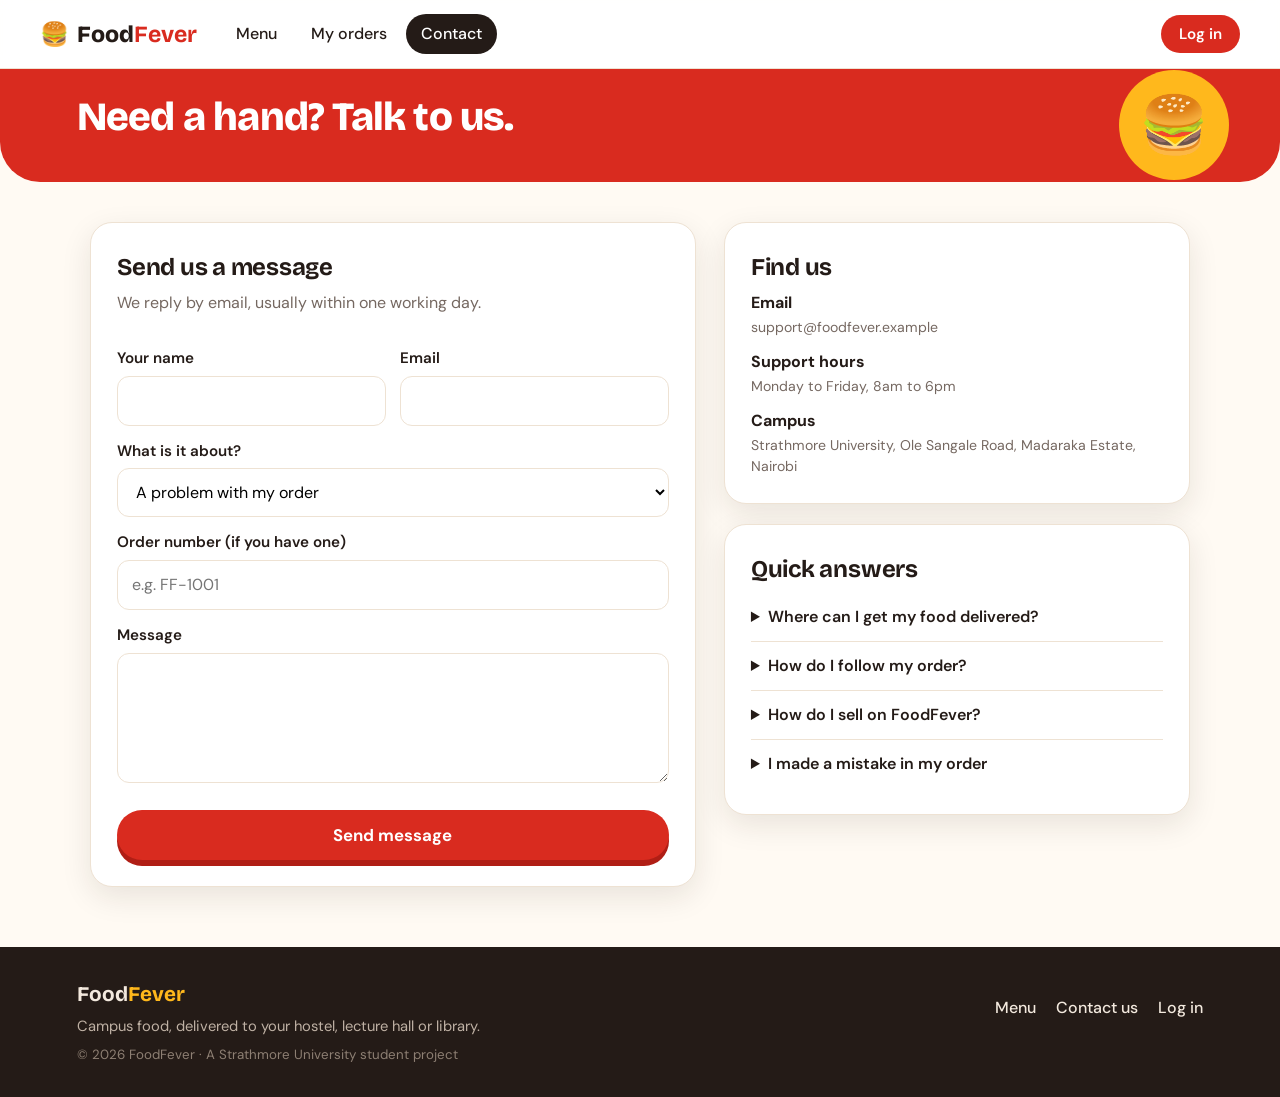
<file: contact.html>
<!DOCTYPE html>
<html lang="en">
<head>
  <meta charset="UTF-8">
  <meta name="viewport" content="width=device-width, initial-scale=1.0">
  <title>Contact us - FoodFever</title>
  <link rel="stylesheet" href="css/theme.css">
  <script src="js/shell.js"></script>
</head>
<body>
  <header>
    <h1>FoodFever</h1>
    <p>Need a hand? Talk to us.</p>
  </header>

  <main class="contact">
    <section class="panel-card">
      <h2>Send us a message</h2>
      <p>We reply by email, usually within one working day.</p>
      <form id="contact-form" novalidate>
        <div class="row">
          <div><label for="c-name">Your name</label><input id="c-name" name="name" autocomplete="name" required></div>
          <div><label for="c-email">Email</label><input id="c-email" name="email" type="email" autocomplete="email" required></div>
        </div>
        <label for="c-topic">What is it about?</label>
        <select id="c-topic" name="topic">
          <option>A problem with my order</option>
          <option>Payment or M-Pesa</option>
          <option>Becoming a vendor</option>
          <option>Feedback or an idea</option>
          <option>Something else</option>
        </select>
        <label for="c-order">Order number (if you have one)</label>
        <input id="c-order" name="order" placeholder="e.g. FF-1001">
        <label for="c-msg">Message</label>
        <textarea id="c-msg" name="message" required></textarea>
        <button class="send-btn" type="submit">Send message</button>
        <div id="form-msg" class="form-msg" role="status" hidden></div>
      </form>
    </section>

    <div class="side">
      <section class="panel-card">
        <h2>Find us</h2>
        <ul class="facts">
          <li><strong>Email</strong><span>support@foodfever.example</span></li>
          <li><strong>Support hours</strong><span>Monday to Friday, 8am to 6pm</span></li>
          <li><strong>Campus</strong><span>Strathmore University, Ole Sangale Road, Madaraka Estate, Nairobi</span></li>
        </ul>
      </section>

      <section class="panel-card faq">
        <h2>Quick answers</h2>
        <details><summary>Where can I get my food delivered?</summary><p>To the Student Centre, Hostels, Lecture Halls or the Library. Pick one in your cart before you place the order.</p></details>
        <details><summary>How do I follow my order?</summary><p>Open My orders in the menu bar. The status moves from Pending to Preparing to Ready.</p></details>
        <details><summary>How do I sell on FoodFever?</summary><p>Sign up and choose Vendor. You will get a dashboard to manage incoming orders.</p></details>
        <details><summary>I made a mistake in my order</summary><p>Send us a message with your order number as soon as you can, and we will pass it to the vendor.</p></details>
      </section>
    </div>
  </main>

  <script src="js/contact.js"></script>
</body>
</html>
</file>
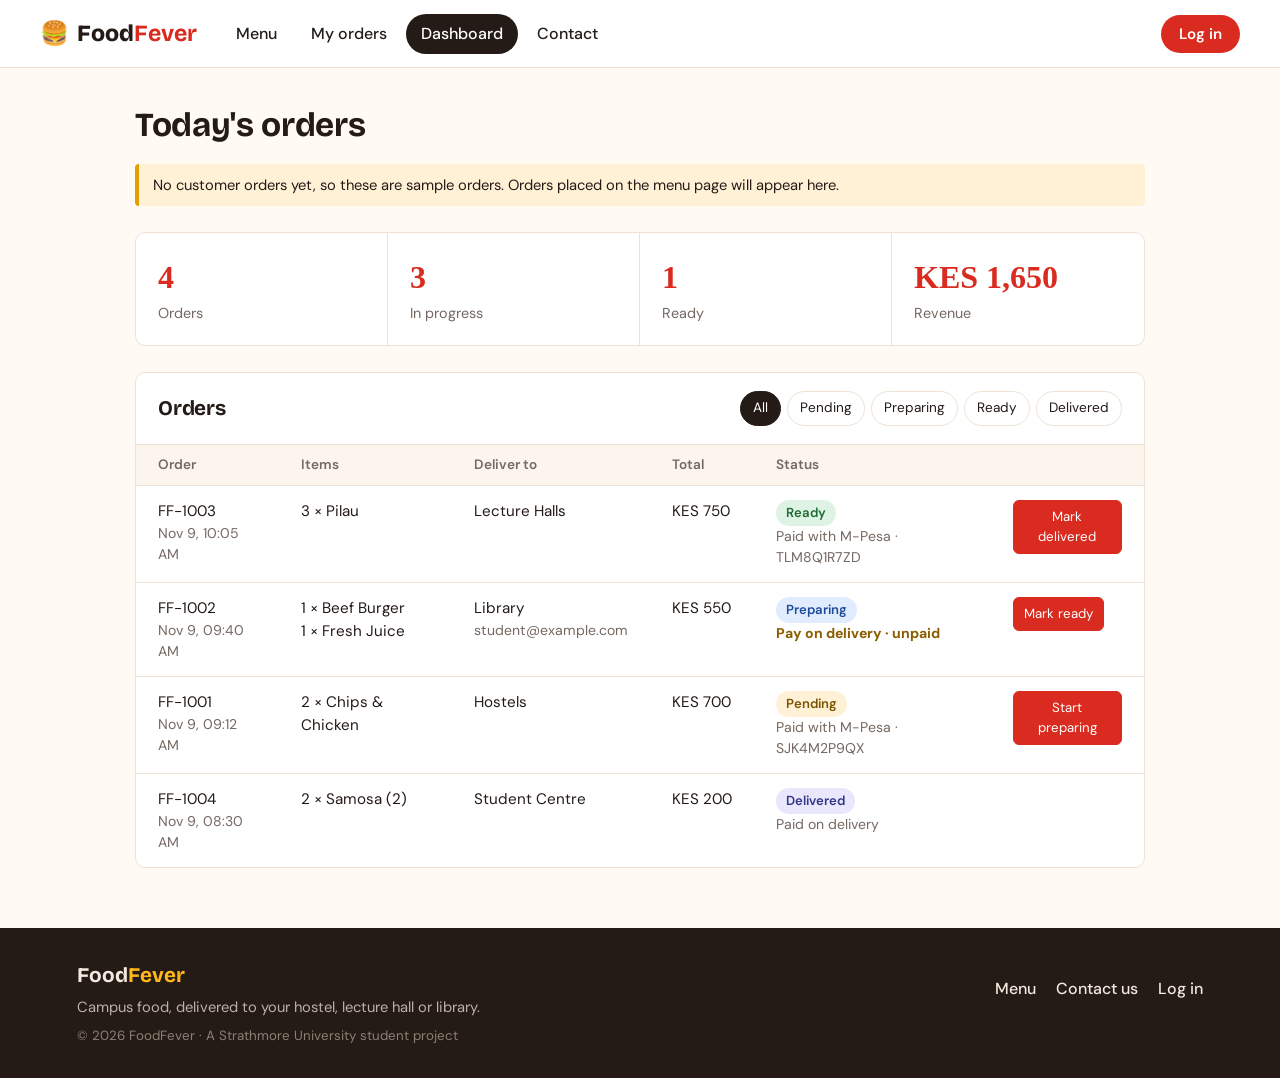
<file: dashboard.html>
<!DOCTYPE html>
<html lang="en">
<head>
  <meta charset="UTF-8">
  <meta name="viewport" content="width=device-width, initial-scale=1.0">
  <title>FoodFever Dashboard</title>
  <link rel="stylesheet" href="css/dashboard.css">
  <link rel="stylesheet" href="css/theme.css">
  <script src="js/shell.js"></script>
  <link rel="stylesheet" href="css/delivery.css">
</head>
<body>
  <main>
    <h1>Today's orders</h1>
    <p id="notice" class="notice" hidden></p>

    <section class="figures" aria-label="Summary">
      <div><span id="f-count">0</span><small>Orders</small></div>
      <div><span id="f-open">0</span><small>In progress</small></div>
      <div><span id="f-done">0</span><small>Ready</small></div>
      <div><span id="f-revenue">KES 0</span><small>Revenue</small></div>
    </section>

    <section class="panel">
      <div class="panel-head">
        <h2>Orders</h2>
        <div class="filters" id="filters" role="group" aria-label="Filter by status"></div>
      </div>
      <div class="table-wrap">
        <table>
          <thead>
            <tr><th>Order</th><th>Items</th><th>Deliver to</th><th>Total</th><th>Status</th><th></th></tr>
          </thead>
          <tbody id="rows"></tbody>
        </table>
      </div>
      <p id="empty" class="empty" hidden>No orders match this filter.</p>
    </section>
  </main>
  <script src="js/notify.js"></script>

  <script src="js/dashboard.js"></script>
</body>
</html>
</file>
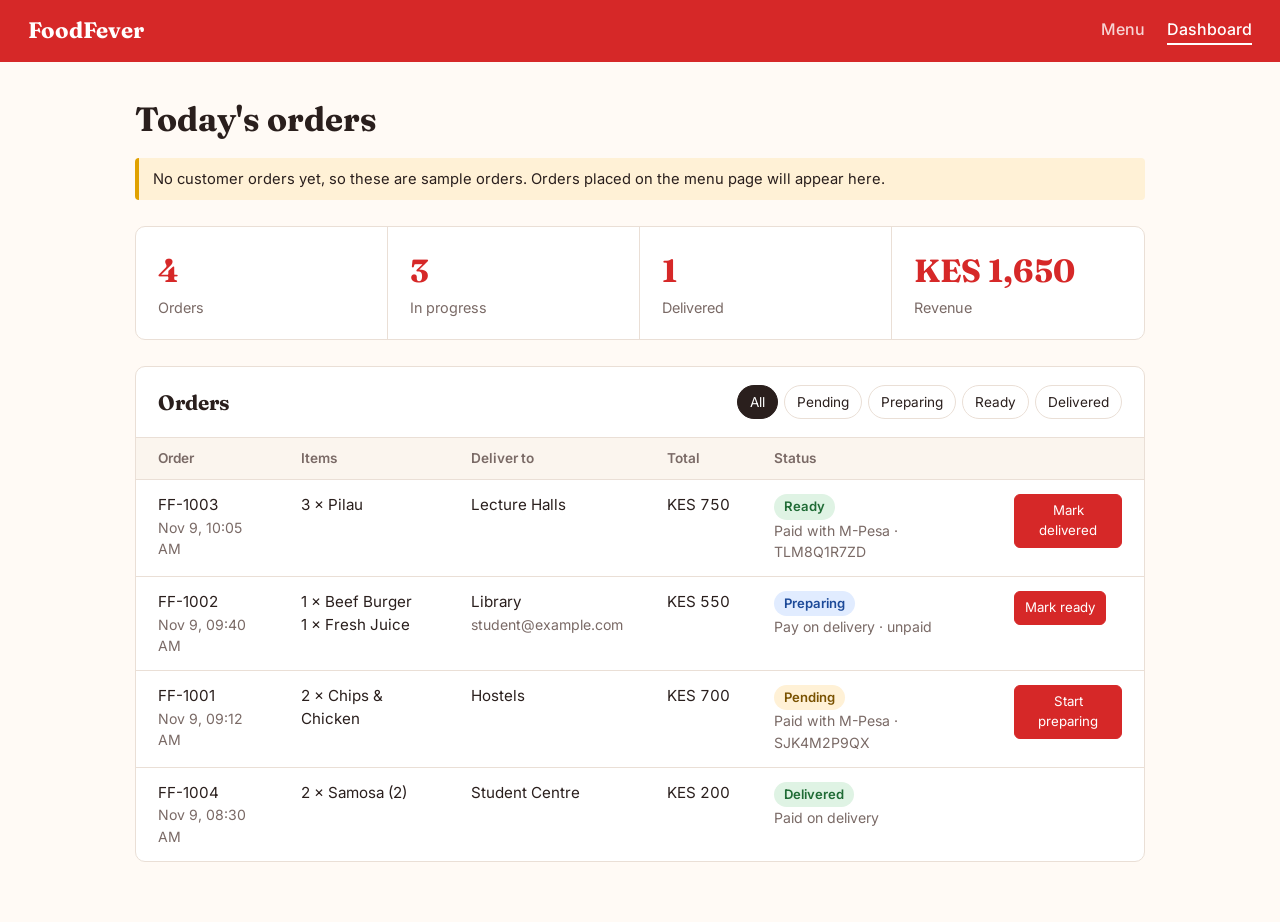
<file: Dashboard.html>
<!DOCTYPE html>
<html lang="en">
<head>
  <meta charset="UTF-8">
  <meta name="viewport" content="width=device-width, initial-scale=1.0">
  <title>FoodFever Dashboard</title>
  <link rel="preconnect" href="https://fonts.googleapis.com">
  <link href="https://fonts.googleapis.com/css2?family=Fraunces:wght@600;700&family=Inter:wght@400;500;600&display=swap" rel="stylesheet">
  <link rel="stylesheet" href="css/dashboard.css">
</head>
<body>
  <header class="topbar">
    <a class="brand" href="index.html">FoodFever</a>
    <nav>
      <a href="index.html">Menu</a>
      <a href="dashboard.html" aria-current="page">Dashboard</a>
    </nav>
  </header>

  <main>
    <h1>Today's orders</h1>
    <p id="notice" class="notice" hidden></p>

    <section class="figures" aria-label="Summary">
      <div><span id="f-count">0</span><small>Orders</small></div>
      <div><span id="f-open">0</span><small>In progress</small></div>
      <div><span id="f-done">0</span><small>Delivered</small></div>
      <div><span id="f-revenue">KES 0</span><small>Revenue</small></div>
    </section>

    <section class="panel">
      <div class="panel-head">
        <h2>Orders</h2>
        <div class="filters" id="filters" role="group" aria-label="Filter by status"></div>
      </div>
      <div class="table-wrap">
        <table>
          <thead>
            <tr><th>Order</th><th>Items</th><th>Deliver to</th><th>Total</th><th>Status</th><th></th></tr>
          </thead>
          <tbody id="rows"></tbody>
        </table>
      </div>
      <p id="empty" class="empty" hidden>No orders match this filter.</p>
    </section>
  </main>

  <script src="js/dashboard.js"></script>
</body>
</html>
</file>
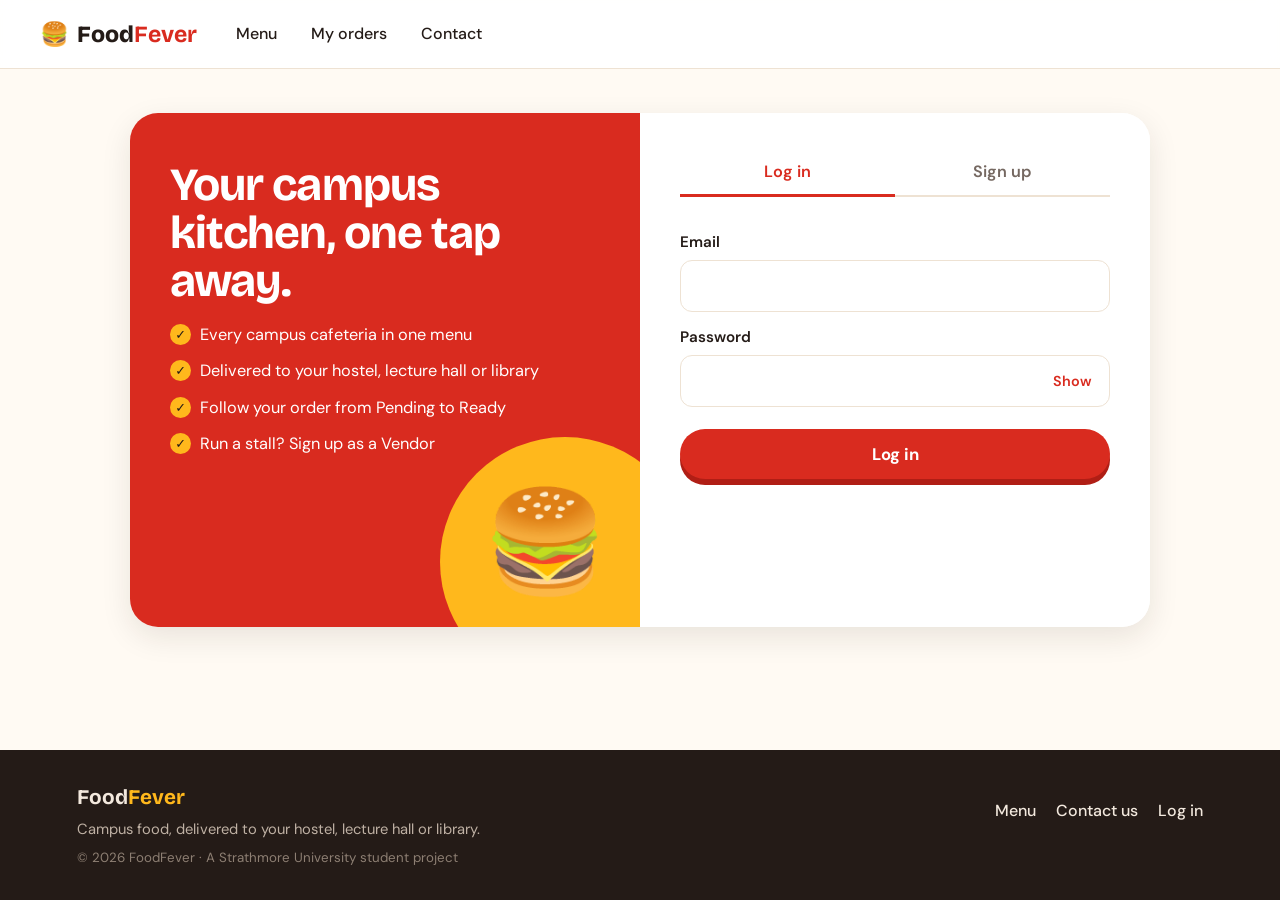
<file: login.html>
<!DOCTYPE html>
<html lang="en">

<head>
    <meta charset="UTF-8">
    <meta name="viewport" content="width=device-width, initial-scale=1.0">
    <title>Log in or sign up - FoodFever</title>
    <link rel="stylesheet" href="css/style.css">
    <link rel="stylesheet" href="css/auth.css">
    <link rel="stylesheet" href="css/theme.css">
    <script src="js/shell.js"></script>
</head>

<body>
    <header>
        <h1><a href="index.html">FoodFever 🍔🔥</a></h1>
        <p>Hot food, fast, anywhere on campus.</p>
    </header>

    <main class="auth-main">
        <div class="auth-pitch">
            <h2>Your campus kitchen, one tap away.</h2>
            <ul>
                <li>Every campus cafeteria in one menu</li>
                <li>Delivered to your hostel, lecture hall or library</li>
                <li>Follow your order from Pending to Ready</li>
                <li>Run a stall? Sign up as a Vendor</li>
            </ul>
        </div>

        <div class="auth-card">
            <div class="auth-tabs" role="tablist">
                <button type="button" role="tab" id="tab-login" data-tab="login" class="active" aria-selected="true">Log
                    in</button>
                <button type="button" role="tab" id="tab-signup" data-tab="signup" aria-selected="false">Sign
                    up</button>
            </div>

            <p id="auth-message" class="auth-message" role="alert"></p>

            <!-- Log in -->
            <form id="login-form" class="auth-form" novalidate>
                <label for="login-email">Email</label>
                <input type="email" id="login-email" autocomplete="email" required>

                <label for="login-password">Password</label>
                <div class="pw-field">
                    <input type="password" id="login-password" autocomplete="current-password" required>
                    <button type="button" class="toggle-pw" data-target="login-password">Show</button>
                </div>

                <button type="submit" class="auth-submit">Log in</button>
            </form>

            <!-- Sign up -->
            <form id="signup-form" class="auth-form" novalidate hidden>
                <fieldset class="role-picker">
                    <legend>I am a</legend>
                    <label class="role-option">
                        <input type="radio" name="role" value="student" checked>
                        <span>Student or staff<small>Order food</small></span>
                    </label>
                    <label class="role-option">
                        <input type="radio" name="role" value="vendor">
                        <span>Vendor<small>Sell food</small></span>
                    </label>
                </fieldset>

                <label for="signup-name">Full name</label>
                <input type="text" id="signup-name" autocomplete="name" required>

                <label for="signup-email">Email</label>
                <input type="email" id="signup-email" autocomplete="email" required>

                <label for="signup-phone">Phone number (for M-Pesa)</label>
                <input type="tel" id="signup-phone" placeholder="0712345678" autocomplete="tel" required>

                <div id="stall-field" hidden>
                    <label for="signup-stall">Stall or cafeteria name</label>
                    <input type="text" id="signup-stall" placeholder="e.g. Snack Corner">
                </div>

                <label for="signup-password">Password</label>
                <div class="pw-field">
                    <input type="password" id="signup-password" autocomplete="new-password" required>
                    <button type="button" class="toggle-pw" data-target="signup-password">Show</button>
                </div>
                <small class="hint">At least 8 characters, with a letter and a number.</small>

                <label for="signup-confirm">Confirm password</label>
                <input type="password" id="signup-confirm" autocomplete="new-password" required>

                <button type="submit" class="auth-submit">Create account</button>
            </form>
        </div>
    </main>

    <script src="js/auth.js"></script>
    <script src="js/auth-pages.js"></script>
</body>

</html>
</file>
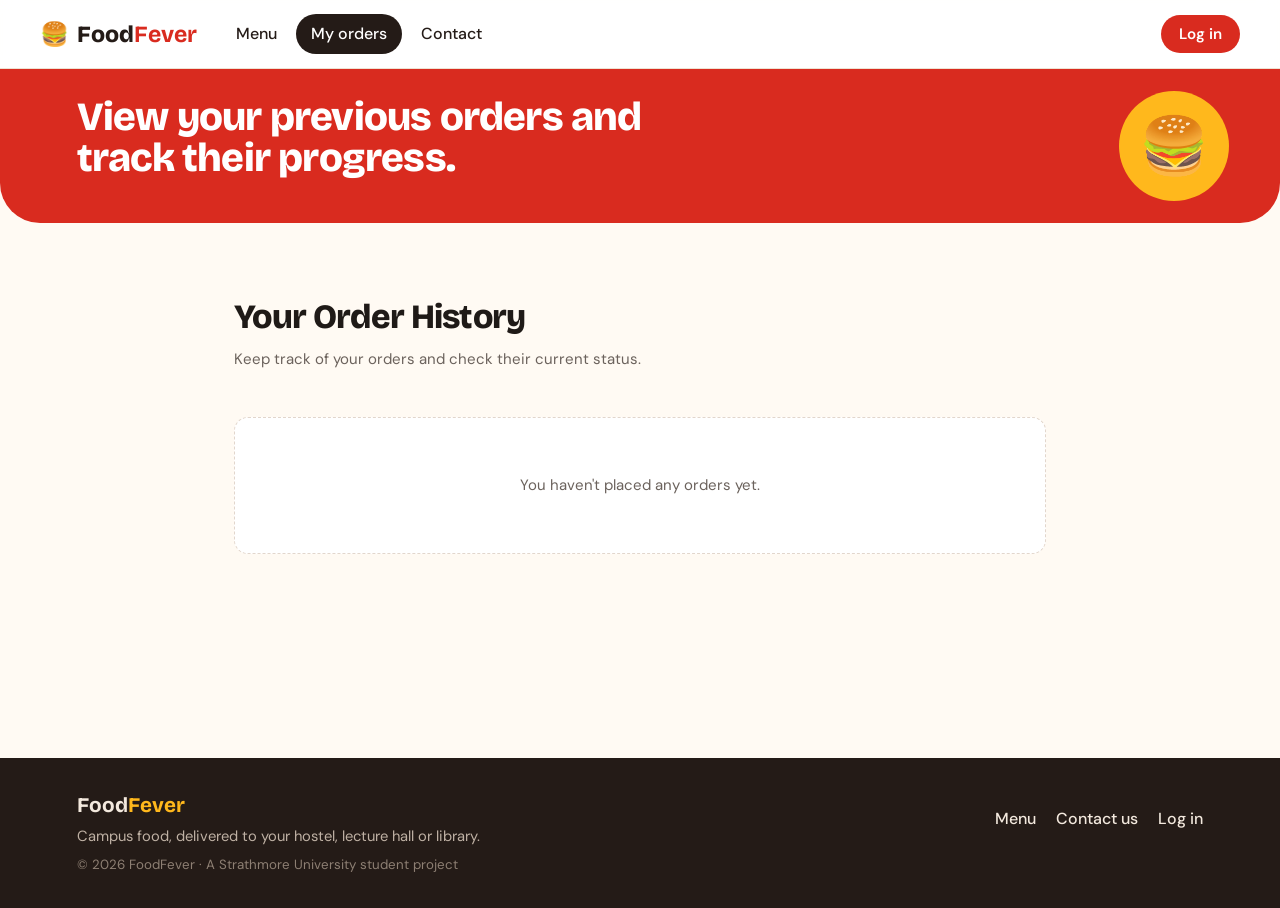
<file: orders.html>
<!DOCTYPE html>
<html lang="en">
<head>
  <meta charset="UTF-8">
  <meta name="viewport" content="width=device-width, initial-scale=1.0">
  <title>My Orders - FoodFever</title>

  <link rel="stylesheet" href="css/style.css">
  <link rel="stylesheet" href="css/orders.css">
  <link rel="stylesheet" href="css/auth.css">
  <link rel="stylesheet" href="css/theme.css">
  <link rel="stylesheet" href="css/delivery.css">

  <script src="js/shell.js"></script>
</head>
<body>

  <header>
    <h1>My Orders</h1>
    <p>View your previous orders and track their progress.</p>
    <div id="auth-nav" class="auth-nav"></div>
  </header>

  <main>
    <section class="orders-section">
      <h2>Your Order History</h2>

      <p>
        Keep track of your orders and check their current status.
      </p>

      <div id="order-history"></div>

      <p id="message" aria-live="polite"></p>
    </section>
  </main>

  <script src="js/auth.js"></script>
  <script src="js/delivery.js"></script>
  <script src="js/orders.js"></script>

</body>
</html>
</file>
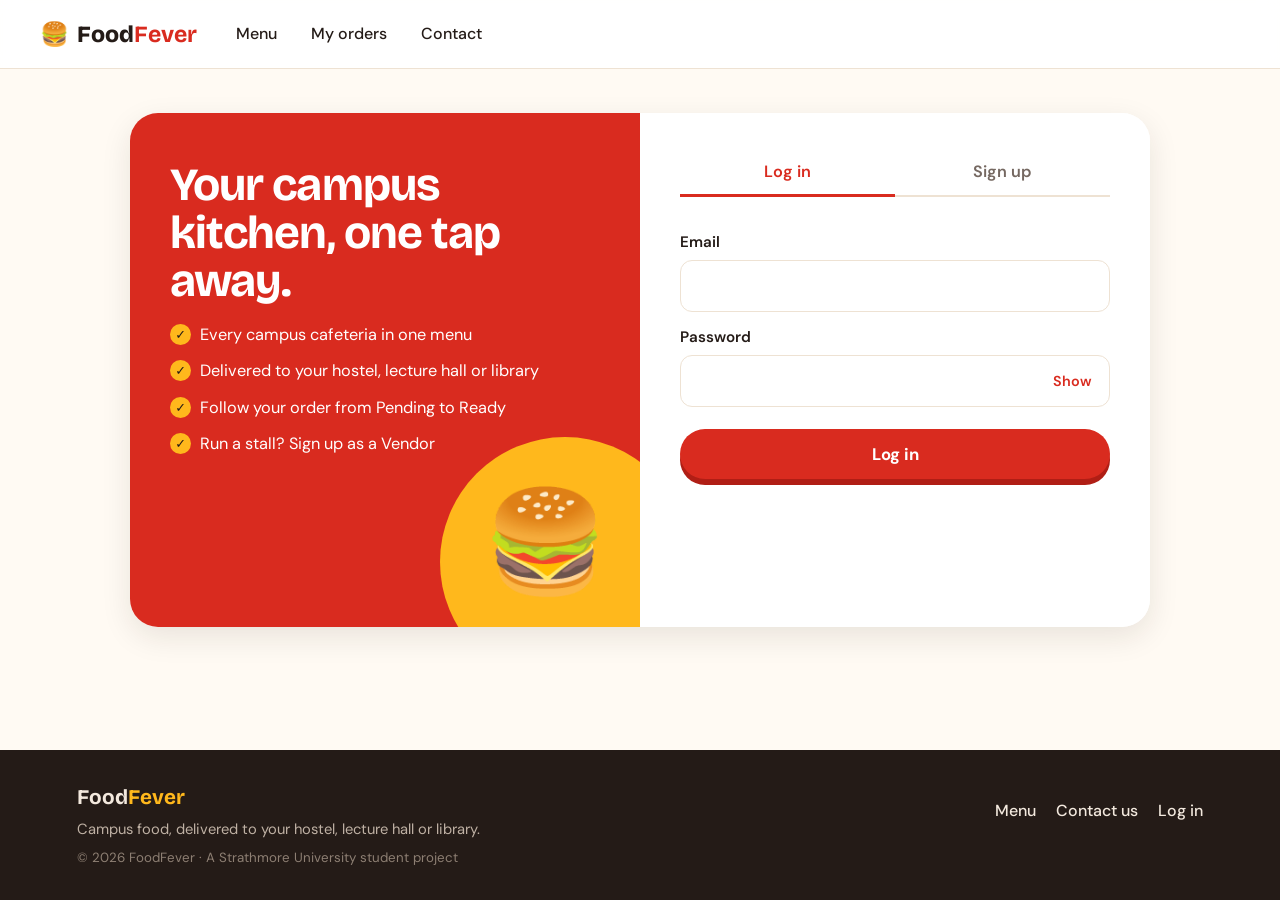
<file: profile.html>
<!DOCTYPE html>
<html lang="en">

<head>
    <meta charset="UTF-8">
    <meta name="viewport" content="width=device-width, initial-scale=1.0">
    <title>My profile - FoodFever</title>
    <link rel="stylesheet" href="css/style.css">
    <link rel="stylesheet" href="css/auth.css">
</head>

<body>
    <header>
        <h1><a href="index.html">FoodFever 🍔🔥</a></h1>
        <p>Hot food, fast, anywhere on campus.</p>
        <div id="auth-nav" class="auth-nav"></div>
    </header>

    <main class="auth-main">
        <div class="auth-card">
            <h2>My profile <span id="role-badge" class="badge"></span></h2>
            <p id="profile-message" class="auth-message" role="alert"></p>

            <form id="profile-form" class="auth-form" novalidate>
                <label for="profile-email">Email</label>
                <input type="email" id="profile-email" disabled>

                <label for="profile-name">Full name</label>
                <input type="text" id="profile-name" autocomplete="name" required>

                <label for="profile-phone">Phone number (for M-Pesa)</label>
                <input type="tel" id="profile-phone" autocomplete="tel" required>

                <div id="profile-stall-field" hidden>
                    <label for="profile-stall">Stall or cafeteria name</label>
                    <input type="text" id="profile-stall">
                </div>

                <button type="submit" class="auth-submit">Save changes</button>
            </form>

            <h2 class="section-gap">Change password</h2>
            <p id="password-message" class="auth-message" role="alert"></p>

            <form id="password-form" class="auth-form" novalidate>
                <label for="current-password">Current password</label>
                <input type="password" id="current-password" autocomplete="current-password" required>

                <label for="new-password">New password</label>
                <input type="password" id="new-password" autocomplete="new-password" required>

                <button type="submit" class="auth-submit">Update password</button>
            </form>

            <button type="button" id="logout-btn" class="auth-secondary">Log out</button>
        </div>
    </main>

    <script src="js/auth.js"></script>
    <script src="js/auth-pages.js"></script>
</body>

</html>
</file>
<file: css/theme.css>
@import url("https://fonts.googleapis.com/css2?family=Bricolage+Grotesque:opsz,wght@12..96,600;12..96,800&family=DM+Sans:wght@400;500;600&display=swap");

:root {
  --red: #d92b1f;
  --red-dark: #b01e15;
  --mustard: #ffb81c;
  --ink: #241b17;
  --muted: #756861;
  --paper: #fffaf3;
  --line: #eee2d3;
  --white: #fff;
  --leaf: #2f8f46;
  --display: "Bricolage Grotesque", "Trebuchet MS", system-ui, sans-serif;
  --body: "DM Sans", system-ui, sans-serif;
  --shadow: 0 10px 30px rgba(36, 27, 23, 0.1);
}
html.ff-loading body > *:not(#ff-loader) {
  opacity: 0;
}
body {
  margin: 0;
  background: var(--paper);
  color: var(--ink);
  font-family: var(--body);
  line-height: 1.5;
}
h1,
h2,
h3 {
  font-family: var(--display);
  letter-spacing: -0.01em;
}
:focus-visible {
  outline: 3px solid #1b6ef3;
  outline-offset: 2px;
}

/* ---------- Navigation ---------- */
.ff-nav {
  position: sticky;
  top: 0;
  z-index: 50;
  display: flex;
  align-items: center;
  gap: 24px;
  height: 68px;
  padding: 0 clamp(16px, 4vw, 40px);
  background: rgba(255, 255, 255, 0.93);
  backdrop-filter: blur(10px);
  border-bottom: 1px solid var(--line);
}
.ff-brand {
  display: flex;
  align-items: center;
  gap: 8px;
  font-family: var(--display);
  font-weight: 800;
  font-size: 1.45rem;
  color: var(--ink);
  text-decoration: none;
}
.ff-brand b {
  color: var(--red);
}
.ff-links {
  display: flex;
  gap: 4px;
  margin-right: auto;
}
.ff-links a {
  padding: 8px 15px;
  border-radius: 999px;
  color: var(--ink);
  text-decoration: none;
  font-weight: 500;
}
.ff-links a:hover {
  background: #ffefcb;
}
.ff-links a[aria-current="page"] {
  background: var(--ink);
  color: #fff;
}
.ff-nav #auth-nav {
  position: static !important;
  display: flex;
  align-items: center;
  gap: 10px;
  margin: 0 !important;
  padding: 0 !important;
  background: none !important;
  color: var(--ink) !important;
}
.ff-nav #auth-nav a,
.ff-nav #auth-nav button,
.ff-login {
  background: var(--red);
  color: #fff !important;
  border: 0;
  padding: 9px 18px;
  border-radius: 999px;
  font: 600 0.95rem var(--body);
  text-decoration: none;
  cursor: pointer;
}
.ff-nav #auth-nav a:hover,
.ff-nav #auth-nav button:hover,
.ff-login:hover {
  background: var(--red-dark);
}
.ff-toggle {
  display: none;
  margin-left: auto;
  background: none;
  border: 0;
  font-size: 1.6rem;
  cursor: pointer;
  color: var(--ink);
}

/* ---------- Hero (the existing <header>) ---------- */
body > header {
  position: relative;
  overflow: hidden;
  text-align: left;
  background: var(--red);
  color: #fff;
  padding: clamp(36px, 7vw, 84px) clamp(20px, 6vw, 80px) clamp(48px, 8vw, 100px);
  border-radius: 0 0 40px 40px;
}
body > header h1 {
  display: none;
}
body > header p:first-of-type {
  position: relative;
  z-index: 1;
  margin: 0;
  max-width: 15ch;
  font-family: var(--display);
  font-weight: 800;
  font-size: clamp(2.3rem, 6vw, 4.3rem);
  line-height: 1.02;
  letter-spacing: -0.02em;
}
body > header::before {
  content: "🍔";
  position: absolute;
  right: -4%;
  top: 50%;
  transform: translateY(-50%);
  display: grid;
  place-items: center;
  width: clamp(180px, 32vw, 400px);
  aspect-ratio: 1;
  border-radius: 50%;
  background: var(--mustard);
  font-size: clamp(90px, 16vw, 200px);
}
.ff-sub {
  position: relative;
  z-index: 1;
  max-width: 34ch;
  margin: 18px 0 24px;
  font-size: 1.1rem;
  opacity: 0.95;
}
.ff-cta {
  position: relative;
  z-index: 1;
  display: inline-block;
  padding: 14px 28px;
  border-radius: 999px;
  background: var(--mustard);
  color: var(--ink);
  font-weight: 700;
  text-decoration: none;
  box-shadow: 0 5px 0 #c98a00;
}
.ff-cta:active {
  transform: translateY(3px);
  box-shadow: 0 2px 0 #c98a00;
}
body.ff-compact > header {
  padding-top: 28px;
  padding-bottom: 44px;
}
body.ff-compact > header p:first-of-type {
  font-size: clamp(1.6rem, 4vw, 2.5rem);
}
body.ff-compact > header::before {
  width: 150px;
  font-size: 76px;
}

/* ---------- Menu page ---------- */
main:has(> aside) {
  max-width: 1200px;
  margin: 0 auto;
  padding: 36px clamp(16px, 4vw, 40px) 72px;
  display: flex;
  gap: 28px;
  align-items: flex-start;
  flex-wrap: wrap;
}
main:has(> aside) > section {
  flex: 1 1 560px;
  min-width: 0;
}
main:has(> aside) > section > h2 {
  font-size: 2rem;
  margin: 0 0 16px;
}
.menu-search {
  width: 100%;
  box-sizing: border-box;
  padding: 14px 20px;
  border: 1.5px solid var(--line);
  border-radius: 999px;
  font: inherit;
  background: #fff;
  margin-bottom: 14px;
}
.menu-filters {
  display: flex;
  gap: 8px;
  flex-wrap: wrap;
  margin-bottom: 22px;
}
.menu-filters button {
  border: 1.5px solid var(--line);
  background: #fff;
  color: var(--ink);
  padding: 8px 16px;
  border-radius: 999px;
  font: 500 0.92rem var(--body);
  cursor: pointer;
}
.menu-filters button.active {
  background: var(--ink);
  color: #fff;
  border-color: var(--ink);
}
.menu-grid {
  display: grid;
  grid-template-columns: repeat(auto-fill, minmax(210px, 1fr));
  gap: 18px;
}
.menu-grid > * {
  background: #fff;
  border: 1px solid var(--line);
  border-radius: 20px;
  padding: 18px;
  box-shadow: 0 3px 0 var(--line);
}
.menu-grid h3 {
  margin: 0 0 4px;
  font-size: 1.12rem;
}
.menu-grid button {
  background: var(--red);
  color: #fff;
  border: 0;
  border-radius: 999px;
  padding: 9px 18px;
  font: 600 0.92rem var(--body);
  cursor: pointer;
}
.menu-grid button:hover {
  background: var(--red-dark);
}
main > aside {
  flex: 0 0 340px;
  position: sticky;
  top: 88px;
  background: #fff;
  border: 1px solid var(--line);
  border-radius: 22px;
  padding: 22px;
  box-shadow: var(--shadow);
}
aside h2 {
  margin: 0 0 12px;
  font-size: 1.4rem;
}
#cart-items {
  list-style: none;
  padding: 0;
  margin: 0 0 14px;
}
aside select {
  width: 100%;
  box-sizing: border-box;
  padding: 11px 12px;
  border: 1.5px solid var(--line);
  border-radius: 12px;
  font: inherit;
  background: #fff;
  margin: 6px 0 16px;
}
#order-btn {
  width: 100%;
  padding: 14px;
  border: 0;
  border-radius: 999px;
  background: var(--red);
  color: #fff;
  font: 700 1.05rem var(--body);
  cursor: pointer;
  box-shadow: 0 6px 0 var(--red-dark);
  transition:
    transform 0.08s,
    box-shadow 0.08s;
}
#order-btn:active {
  transform: translateY(4px);
  box-shadow: 0 2px 0 var(--red-dark);
}

/* ---------- Burger loader ---------- */
#ff-loader {
  position: fixed;
  inset: 0;
  z-index: 999;
  display: grid;
  place-content: center;
  justify-items: center;
  gap: 22px;
  background: var(--paper);
  transition: opacity 0.45s;
}
#ff-loader.hide {
  opacity: 0;
  pointer-events: none;
}
.ff-stack {
  display: flex;
  flex-direction: column;
  align-items: center;
  width: 140px;
}
.ff-stack i {
  display: block;
  animation: ff-drop 2.2s cubic-bezier(0.3, 1.4, 0.5, 1) infinite both;
  animation-delay: calc(var(--n) * 0.17s);
}
.ff-stack .bt {
  width: 118px;
  height: 46px;
  border-radius: 60px 60px 10px 10px;
  background:
    radial-gradient(circle at 30% 35%, #fff3d1 0 3px, transparent 4px),
    radial-gradient(circle at 55% 25%, #fff3d1 0 3px, transparent 4px),
    radial-gradient(circle at 75% 42%, #fff3d1 0 3px, transparent 4px),
    linear-gradient(#f2a93b, #d9831f);
}
.ff-stack .le {
  width: 134px;
  height: 16px;
  border-radius: 12px;
  background: #5cb848;
  margin-top: -3px;
}
.ff-stack .to {
  width: 116px;
  height: 12px;
  border-radius: 8px;
  background: #e8412c;
  margin-top: -2px;
}
.ff-stack .ch {
  width: 124px;
  height: 14px;
  background: #ffc933;
  margin-top: -2px;
  clip-path: polygon(
    0 0,
    100% 0,
    100% 45%,
    86% 100%,
    72% 45%,
    56% 100%,
    42% 45%,
    26% 100%,
    12% 45%,
    0 45%
  );
}
.ff-stack .pa {
  width: 124px;
  height: 22px;
  border-radius: 12px;
  background: #5a3420;
  margin-top: -3px;
}
.ff-stack .bb {
  width: 118px;
  height: 20px;
  border-radius: 6px 6px 30px 30px;
  background: linear-gradient(#f2a93b, #d9831f);
  margin-top: -2px;
}
.ff-plate {
  width: 150px;
  height: 10px;
  border-radius: 50%;
  background: rgba(36, 27, 23, 0.12);
  margin-top: -4px;
}
.ff-loadtext {
  font-family: var(--display);
  font-weight: 800;
  font-size: 1.3rem;
}
@keyframes ff-drop {
  0% {
    transform: translateY(-130px);
    opacity: 0;
  }
  22% {
    transform: none;
    opacity: 1;
  }
  78% {
    transform: none;
    opacity: 1;
  }
  92%,
  100% {
    transform: none;
    opacity: 0;
  }
}
@media (prefers-reduced-motion: reduce) {
  .ff-stack i {
    animation: none;
  }
}

/* ---------- Small screens ---------- */
@media (max-width: 760px) {
  .ff-toggle {
    display: block;
  }
  .ff-links {
    display: none;
    position: absolute;
    top: 68px;
    left: 0;
    right: 0;
    flex-direction: column;
    padding: 10px 16px 16px;
    background: #fff;
    border-bottom: 1px solid var(--line);
  }
  .ff-nav.open .ff-links {
    display: flex;
  }
  .ff-nav #auth-nav {
    display: none;
  }
  .ff-nav.open #auth-nav {
    display: flex;
    position: absolute !important;
    top: 68px;
    right: 16px;
  }
  main > aside {
    flex-basis: 100%;
    position: static;
  }
  body > header::before {
    opacity: 0.35;
  }
}

/* ---------- Footer (sits at the bottom even on short pages) ---------- */
body {
  position: relative;
  min-height: 100vh;
  padding-bottom: var(--ff-foot, 150px);
  box-sizing: border-box;
}
.ff-footer {
  position: absolute;
  left: 0;
  right: 0;
  bottom: 0;
  height: var(--ff-foot, 150px);
  box-sizing: border-box;
  display: grid;
  grid-template-columns: 1.4fr 1fr;
  gap: 8px 40px;
  align-content: center;
  padding: 0 clamp(20px, 6vw, 80px);
  background: var(--ink);
  color: #f3e9de;
}
.ff-footer strong {
  font-family: var(--display);
  font-size: 1.3rem;
}
.ff-footer b {
  color: var(--mustard);
}
.ff-footer p {
  margin: 4px 0 0;
  color: #bfb1a4;
  font-size: 0.92rem;
}
.ff-foot-links {
  display: flex;
  gap: 20px;
  align-items: center;
  justify-content: flex-end;
}
.ff-foot-links a {
  color: #f3e9de;
  text-decoration: none;
  font-weight: 500;
}
.ff-foot-links a:hover {
  color: var(--mustard);
}
.ff-footer small {
  grid-column: 1 / -1;
  color: #8d7f73;
}

/* ---------- Contact page ---------- */
.contact {
  max-width: 1100px;
  margin: 0 auto;
  padding: 40px clamp(16px, 4vw, 40px) 60px;
  display: grid;
  grid-template-columns: 1.3fr 1fr;
  gap: 28px;
  align-items: start;
}
.panel-card {
  background: #fff;
  border: 1px solid var(--line);
  border-radius: 22px;
  padding: 26px;
  box-shadow: var(--shadow);
}
.panel-card h2 {
  margin: 0 0 6px;
  font-size: 1.5rem;
}
.panel-card > p {
  margin: 0 0 18px;
  color: var(--muted);
}
.contact label {
  display: block;
  margin: 14px 0 6px;
  font-weight: 600;
  font-size: 0.95rem;
}
.contact input,
.contact select,
.contact textarea {
  width: 100%;
  box-sizing: border-box;
  padding: 12px 14px;
  border: 1.5px solid var(--line);
  border-radius: 12px;
  font: inherit;
  background: #fff;
}
.contact textarea {
  min-height: 130px;
  resize: vertical;
}
.contact .row {
  display: grid;
  grid-template-columns: 1fr 1fr;
  gap: 14px;
}
.send-btn {
  margin-top: 20px;
  width: 100%;
  padding: 14px;
  border: 0;
  border-radius: 999px;
  background: var(--red);
  color: #fff;
  font: 700 1.05rem var(--body);
  cursor: pointer;
  box-shadow: 0 6px 0 var(--red-dark);
}
.send-btn:active {
  transform: translateY(4px);
  box-shadow: 0 2px 0 var(--red-dark);
}
.form-msg {
  margin-top: 14px;
  padding: 12px 14px;
  border-radius: 12px;
  font-weight: 500;
}
.form-msg.ok {
  background: #e3f4e8;
  color: #1f6b35;
}
.form-msg.err {
  background: #fde7e5;
  color: #8e1b13;
}
.contact .side {
  display: grid;
  gap: 20px;
}
.facts {
  margin: 0;
  padding: 0;
  list-style: none;
  display: grid;
  gap: 12px;
}
.facts li {
  display: grid;
  gap: 2px;
}
.facts span {
  color: var(--muted);
  font-size: 0.88rem;
}
.faq details {
  border-top: 1px solid var(--line);
  padding: 12px 0;
}
.faq details:first-of-type {
  border-top: 0;
}
.faq summary {
  cursor: pointer;
  font-weight: 600;
}
.faq details p {
  margin: 8px 0 0;
  color: var(--muted);
}

@media (max-width: 760px) {
  :root {
    --ff-foot: 230px;
  }
  .ff-footer {
    grid-template-columns: 1fr;
  }
  .ff-foot-links {
    justify-content: flex-start;
  }
  .contact {
    grid-template-columns: 1fr;
  }
  .contact .row {
    grid-template-columns: 1fr;
  }
}

/* ---------- Log in / Sign up ---------- */
body.page-auth > header {
  display: none;
}
.auth-main {
  max-width: 1020px;
  margin: 44px auto 56px;
  padding: 0 !important;
  display: grid !important;
  grid-template-columns: 1fr 1fr;
  gap: 0 !important;
  border-radius: 28px;
  overflow: hidden;
  background: #fff;
  box-shadow: var(--shadow);
  width: calc(100% - 32px);
  box-sizing: border-box;
}
.auth-pitch {
  position: relative;
  overflow: hidden;
  display: flex;
  flex-direction: column;
  justify-content: center;
  background: var(--red);
  color: #fff;
  padding: 48px 40px 170px;
}
.auth-pitch h2 {
  margin: 0 0 18px;
  font-size: clamp(2rem, 3.6vw, 2.9rem);
  line-height: 1.04;
  letter-spacing: -0.02em;
}
.auth-pitch ul {
  list-style: none;
  margin: 0;
  padding: 0;
  display: grid;
  gap: 12px;
}
.auth-pitch li {
  padding-left: 30px;
  position: relative;
  font-size: 1.02rem;
}
.auth-pitch li::before {
  content: "✓";
  position: absolute;
  left: 0;
  top: 1px;
  width: 21px;
  height: 21px;
  border-radius: 50%;
  background: var(--mustard);
  color: var(--ink);
  font-weight: 800;
  font-size: 0.8rem;
  display: grid;
  place-items: center;
}
.auth-pitch::after {
  content: "🍔";
  position: absolute;
  right: -50px;
  bottom: -60px;
  width: 250px;
  aspect-ratio: 1;
  border-radius: 50%;
  background: var(--mustard);
  display: grid;
  place-items: center;
  font-size: 100px;
  padding-bottom: 40px;
  padding-right: 40px;
  box-sizing: border-box;
}

.auth-main .auth-card {
  margin: 0 !important;
  max-width: none !important;
  width: auto !important;
  box-shadow: none !important;
  border-radius: 0 !important;
  background: #fff;
  padding: 36px 40px !important;
}
.auth-main .auth-tabs {
  display: flex;
  border-bottom: 2px solid var(--line);
  margin-bottom: 20px;
}
.auth-main .auth-tabs button {
  flex: 1;
  background: none;
  color: var(--muted);
  border: 0;
  border-bottom: 3px solid transparent;
  margin-bottom: -2px;
  padding: 12px;
  border-radius: 0;
  font: 600 1.02rem var(--body);
  cursor: pointer;
}
.auth-main .auth-tabs button.active,
.auth-main .auth-tabs button[aria-selected="true"] {
  color: var(--red);
  border-bottom-color: var(--red);
}
.auth-main .auth-message:empty {
  display: none;
}
.auth-main .auth-message:not(:empty) {
  margin: 0 0 14px;
  padding: 12px 14px;
  border-radius: 12px;
  background: #fde7e5;
  color: #8e1b13;
  font-weight: 500;
}
.auth-main .auth-message.success,
.auth-main .auth-message.ok {
  background: #e3f4e8;
  color: #1f6b35;
}
.auth-main .auth-form label:not(.role-option) {
  display: block;
  margin: 14px 0 6px;
  font-weight: 600;
  font-size: 0.95rem;
}
.auth-main .auth-form input:not([type="radio"]) {
  width: 100%;
  box-sizing: border-box;
  padding: 13px 15px;
  border: 1.5px solid var(--line);
  border-radius: 12px;
  font: inherit;
  background: #fff;
}
.auth-main .auth-form input:not([type="radio"]):focus {
  border-color: var(--red);
  outline: 0;
  box-shadow: 0 0 0 4px rgba(217, 43, 31, 0.15);
}
.auth-main .pw-field {
  position: relative;
}
.auth-main .pw-field input {
  padding-right: 76px;
}
.auth-main .toggle-pw {
  position: absolute;
  right: 8px;
  top: 50%;
  transform: translateY(-50%);
  background: none;
  color: var(--red);
  padding: 6px 10px;
  font: 600 0.9rem var(--body);
  border: 0;
}
.auth-main .hint {
  display: block;
  margin-top: 6px;
  color: var(--muted);
}
.auth-main .role-picker {
  display: grid;
  grid-template-columns: 1fr 1fr;
  gap: 12px;
  border: 0;
  padding: 0;
  margin: 0 0 4px;
}
.auth-main .role-picker legend {
  padding: 0;
  margin-bottom: 8px;
  font-weight: 600;
  font-size: 0.95rem;
}
.auth-main .role-option {
  position: relative;
  display: block;
}
.auth-main .role-option input {
  position: absolute;
  opacity: 0;
  width: 1px;
  height: 1px;
}
.auth-main .role-option span {
  display: block;
  padding: 14px;
  border: 2px solid var(--line);
  border-radius: 14px;
  font-weight: 700;
  cursor: pointer;
}
.auth-main .role-option small {
  display: block;
  margin-top: 2px;
  font-weight: 400;
  color: var(--muted);
}
.auth-main .role-option input:checked + span {
  border-color: var(--red);
  background: #fff0ee;
}
.auth-main .role-option input:focus-visible + span {
  outline: 3px solid #1b6ef3;
  outline-offset: 2px;
}
.auth-main .auth-submit {
  width: 100%;
  margin-top: 22px;
  padding: 14px;
  border: 0;
  border-radius: 999px;
  background: var(--red);
  color: #fff;
  font: 700 1.05rem var(--body);
  cursor: pointer;
  box-shadow: 0 6px 0 var(--red-dark);
}
.auth-main .auth-submit:hover {
  background: var(--red);
}
.auth-main .auth-submit:active {
  transform: translateY(4px);
  box-shadow: 0 2px 0 var(--red-dark);
}
@media (max-width: 760px) {
  .auth-main {
    grid-template-columns: 1fr;
    margin-top: 20px;
  }
  .auth-pitch {
    padding: 32px 24px 120px;
  }
  .auth-main .auth-card {
    padding: 26px 22px !important;
  }
}

/* ---------- Polish ---------- */
body.ff-compact > header p:first-of-type {
  max-width: 22ch;
}
body.ff-compact > header::before {
  right: 4%;
}
@media (max-width: 760px) {
  .auth-pitch {
    padding: 28px 24px 32px;
  }
  .auth-pitch::after {
    display: none;
  }
}
body.ff-compact > header::before {
  width: 110px;
  font-size: 56px;
}

/* ---------- Menu page extras ---------- */
html {
  scroll-behavior: smooth;
}
#cart,
#menu {
  scroll-margin-top: 88px;
}
.steps {
  position: relative;
  z-index: 2;
  width: calc(100% - 32px);
  max-width: 1100px;
  margin: -46px auto 0;
  display: grid;
  grid-template-columns: repeat(3, 1fr);
  background: #fff;
  border: 1px solid var(--line);
  border-radius: 22px;
  box-shadow: var(--shadow);
  overflow: hidden;
}
.step {
  display: flex;
  gap: 14px;
  align-items: flex-start;
  padding: 20px 24px;
  border-right: 1px solid var(--line);
}
.step:last-child {
  border-right: 0;
}
.step > span {
  flex: none;
  width: 34px;
  height: 34px;
  border-radius: 50%;
  background: var(--mustard);
  color: var(--ink);
  font: 800 1rem var(--display);
  display: grid;
  place-items: center;
}
.step p {
  margin: 2px 0 0;
  color: var(--muted);
  font-size: 0.92rem;
}
.menu-grid > * {
  display: flex;
  flex-direction: column;
}
.menu-grid > * > button:last-child {
  margin-top: auto;
}
.food-emoji {
  display: grid;
  place-items: center;
  height: 96px;
  margin-bottom: 12px;
  border-radius: 14px;
  background: #fff1d6;
  font-size: 3.2rem;
}
.menu-grid > *:nth-child(3n + 2) .food-emoji {
  background: #ffe3e0;
}
.menu-grid > *:nth-child(3n) .food-emoji {
  background: #e4f3e0;
}
#cart-items:empty::before {
  content: "Your cart is empty. Add something tasty.";
  display: block;
  padding: 18px 0;
  color: var(--muted);
}
.cart-total {
  font-size: 1.1rem;
}
.vendor-band {
  width: calc(100% - 32px);
  max-width: 1100px;
  margin: 0 auto 56px;
  box-sizing: border-box;
  padding: 28px 34px;
  border-radius: 24px;
  background: var(--ink);
  color: #fff;
  display: flex;
  align-items: center;
  justify-content: space-between;
  gap: 20px;
  flex-wrap: wrap;
}
.vendor-band h2 {
  margin: 0 0 4px;
  font-size: 1.6rem;
}
.vendor-band p {
  margin: 0;
  color: #cdbfb2;
}
.ff-cartlink {
  padding: 9px 16px;
  border: 2px solid var(--ink);
  border-radius: 999px;
  color: var(--ink);
  font-weight: 700;
  text-decoration: none;
  white-space: nowrap;
}
.ff-cartlink:hover {
  background: var(--ink);
  color: #fff;
}
@media (max-width: 760px) {
  .steps {
    grid-template-columns: 1fr;
    margin-top: -30px;
  }
  .step {
    border-right: 0;
    border-bottom: 1px solid var(--line);
  }
  .step:last-child {
    border-bottom: 0;
  }
  .ff-cartlink {
    order: 2;
    margin-left: auto;
  }
  .ff-toggle {
    order: 3;
    margin-left: 12px;
  }
}

/* Tighter hero on the menu page so food shows sooner */
body:not(.ff-compact) > header {
  padding-top: clamp(26px, 4vw, 48px);
  padding-bottom: clamp(64px, 8vw, 84px);
}
body:not(.ff-compact) > header p:first-of-type {
  font-size: clamp(2.1rem, 4.6vw, 3.3rem);
}
body:not(.ff-compact) > header::before {
  width: clamp(150px, 24vw, 300px);
  font-size: clamp(76px, 12vw, 150px);
}

/* Small-screen overflow fixes */
main > aside {
  box-sizing: border-box;
}
@media (max-width: 760px) {
  .ff-nav {
    gap: 10px;
  }
  .ff-cartlink {
    padding: 7px 12px;
    font-size: 0.9rem;
  }
  .ff-toggle {
    margin-left: 4px;
  }
}
</file>
<file: css/dashboard.css>
:root {
  --red: #d62828;
  --red-dark: #a61e1e;
  --ink: #2a1f1d;
  --muted: #7a6a66;
  --paper: #fffaf5;
  --line: #eadfd6;
  --white: #fff;
}
* { box-sizing: border-box; }
body { margin: 0; font-family: "Inter", system-ui, sans-serif; background: var(--paper); color: var(--ink); line-height: 1.5; }
h1, h2 { font-family: "Fraunces", Georgia, serif; margin: 0; }

.topbar { display: flex; justify-content: space-between; align-items: center; padding: 14px 28px; background: var(--red); color: var(--white); }
.brand { font-family: "Fraunces", Georgia, serif; font-size: 1.4rem; font-weight: 700; color: var(--white); text-decoration: none; }
.topbar nav { display: flex; gap: 22px; }
.topbar nav a { color: rgba(255,255,255,.8); text-decoration: none; font-weight: 500; padding-bottom: 2px; }
.topbar nav a[aria-current="page"] { color: var(--white); border-bottom: 2px solid var(--white); }
a:focus-visible, button:focus-visible { outline: 3px solid #1b6ef3; outline-offset: 2px; }

main { max-width: 1050px; margin: 0 auto; padding: 32px 20px 60px; }
h1 { font-size: 2.1rem; }

.notice { margin: 14px 0 0; padding: 10px 14px; background: #fff1d6; border-left: 4px solid #e0a100; border-radius: 4px; font-size: .92rem; }

.figures { display: grid; grid-template-columns: repeat(4, 1fr); margin: 26px 0; background: var(--white); border: 1px solid var(--line); border-radius: 10px; }
.figures div { padding: 20px 22px; border-right: 1px solid var(--line); }
.figures div:last-child { border-right: 0; }
.figures span { display: block; font-family: "Fraunces", Georgia, serif; font-size: 2rem; font-weight: 700; color: var(--red); }
.figures small { color: var(--muted); font-size: .9rem; }

.panel { background: var(--white); border: 1px solid var(--line); border-radius: 10px; overflow: hidden; }
.panel-head { display: flex; justify-content: space-between; align-items: center; flex-wrap: wrap; gap: 12px; padding: 18px 22px; border-bottom: 1px solid var(--line); }
.panel-head h2 { font-size: 1.3rem; }
.filters { display: flex; gap: 6px; flex-wrap: wrap; }
.filters button { background: transparent; color: var(--ink); border: 1px solid var(--line); padding: 6px 12px; border-radius: 999px; font: inherit; font-size: .85rem; cursor: pointer; }
.filters button[aria-pressed="true"] { background: var(--ink); color: var(--white); border-color: var(--ink); }

.table-wrap { overflow-x: auto; }
table { width: 100%; border-collapse: collapse; min-width: 720px; }
th { text-align: left; font-size: .85rem; font-weight: 600; color: var(--muted); padding: 10px 22px; background: #fbf5ee; }
td { padding: 14px 22px; border-top: 1px solid var(--line); vertical-align: top; font-size: .95rem; }
td.num { font-variant-numeric: tabular-nums; white-space: nowrap; }
td .items { color: var(--muted); font-size: .88rem; }

.badge { display: inline-block; padding: 3px 10px; border-radius: 999px; font-size: .82rem; font-weight: 600; white-space: nowrap; }
.s-pending { background: #fff1d6; color: #7a5200; }
.s-preparing { background: #e1ecff; color: #1d4a99; }
.s-out { background: #efe3ff; color: #5a2aa0; }
.s-ready, .s-delivered { background: #dff3e4; color: #1f6b35; }
.s-cancelled { background: #eee; color: #666; }

.act { display: flex; gap: 6px; }
.act button { font: inherit; font-size: .83rem; padding: 6px 10px; border-radius: 6px; cursor: pointer; border: 1px solid var(--red); background: var(--red); color: var(--white); }
.act button:hover { background: var(--red-dark); }
.act button.ghost { background: transparent; color: var(--red); }
.act button.ghost:hover { background: #fdeaea; }

.empty { padding: 28px; text-align: center; color: var(--muted); margin: 0; }

@media (max-width: 700px) {
  .figures { grid-template-columns: repeat(2, 1fr); }
  .figures div:nth-child(2) { border-right: 0; }
  .figures div:nth-child(-n+2) { border-bottom: 1px solid var(--line); }
  .topbar { padding: 12px 16px; }
}
</file>
<file: css/delivery.css>
/* FoodFever - Pay on delivery, delivery animation, Delivered status, toasts */

/* ============ Checkout: payment options (index.html cart) ============ */

#cart .pay-options {
  display: grid;
  gap: 8px;
  margin: 16px 0 0;
  padding: 0;
  border: none;
}

#cart .pay-options legend {
  margin: 0 0 8px;
  padding: 0;
  font-weight: 700;
}

#cart .pay-option {
  display: flex;
  align-items: flex-start;
  gap: 10px;
  margin: 0;
  padding: 12px;
  border: 1.5px solid #e6ddd5;
  border-radius: 12px;
  background: #fff;
  font-weight: 400;
  cursor: pointer;
}

#cart .pay-option:has(input:checked) {
  border-color: #d62828;
  background: #fff5f4;
  box-shadow: 0 0 0 3px rgba(214, 40, 40, 0.1);
}

#cart .pay-option input {
  width: auto;
  margin-top: 3px;
  accent-color: #d62828;
}

#cart .pay-option span {
  display: flex;
  flex-direction: column;
}

#cart .pay-option small {
  color: #6b625c;
  font-size: 12.5px;
}

#cart .pay-hint {
  margin: 10px 0 0;
  font-size: 13px;
  color: #6b625c;
}

#cart #customer-email {
  box-sizing: border-box;
  width: 100%;
  padding: 12px 14px;
  border: 1.5px solid #e6ddd5;
  border-radius: 12px;
  background: #fff;
  font: inherit;
}

/* ============ Orders page and dashboard: Delivered + payment ============ */

.order-payment {
  margin: 0;
  padding: 8px 12px;
  border-radius: 10px;
  font-size: 13px;
  font-weight: 600;
}

.order-payment.is-paid {
  background: #eaf8ee;
  color: #17632c;
}

.order-payment.is-unpaid {
  background: #fff4d6;
  color: #8a5d00;
}

.status-delivered {
  background: #e8e7fb;
  color: #34358a;
}

.badge.s-delivered {
  background: #e8e7fb;
  color: #34358a;
}

.pay-note.is-unpaid {
  color: #8a5d00;
  font-weight: 700;
}

/* ============ Toast (email sent, email not set up, ...) ============ */

.ff-toast {
  position: fixed;
  left: 50%;
  bottom: 28px;
  z-index: 9999;
  max-width: calc(100% - 32px);
  transform: translateX(-50%);
  padding: 12px 20px;
  border-radius: 999px;
  background: #1f1a17;
  color: #fff;
  font-size: 14px;
  font-weight: 600;
  box-shadow: 0 10px 30px rgba(0, 0, 0, 0.25);
  animation: ffd-toast 0.25s ease-out;
}

.ff-toast.is-ok { background: #1f8a4c; }
.ff-toast.is-warn { background: #8a5d00; }
.ff-toast.is-error { background: #b81f1f; }

@keyframes ffd-toast {
  from { opacity: 0; transform: translate(-50%, 10px); }
  to { opacity: 1; transform: translate(-50%, 0); }
}

/* ============ Delivery animation popup ============ */

#ff-delivery {
  box-sizing: border-box;
  width: min(560px, calc(100% - 24px));
  max-width: none;
  padding: 0;
  border: none;
  border-radius: 22px;
  background: #fff;
  color: #1f1a17;
  overflow: hidden;
  box-shadow: 0 24px 70px rgba(0, 0, 0, 0.35);
}

#ff-delivery[open] {
  animation: ffd-pop 0.25s ease-out;
}

#ff-delivery::backdrop {
  background: rgba(20, 14, 10, 0.65);
  backdrop-filter: blur(3px);
}

#ff-delivery [hidden] {
  display: none !important;
}

.ffd-wrap {
  position: relative;
}

.ffd-stage {
  position: relative;
  height: 270px;
  overflow: hidden;
  background: #ffe3c9;
}

.ffd-scene {
  position: absolute;
  inset: 0;
  opacity: 0;
  visibility: hidden;
  transition: opacity 0.5s ease;
}

#ff-delivery[data-scene="cook"] .ffd-kitchen,
#ff-delivery[data-scene="ride"] .ffd-ride,
#ff-delivery[data-scene="done"] .ffd-ride {
  opacity: 1;
  visibility: visible;
}

/* ---- Kitchen ---- */

.ffd-kitchen {
  background: linear-gradient(#ffe1c4 0 72%, #c98a5b 72% 100%);
}

.ffd-chef {
  position: absolute;
  left: 50%;
  bottom: 0;
  width: 300px;
  transform: translateX(-50%);
}

.ffd-chefbody {
  animation: ffd-chef 0.5s ease-in-out infinite alternate;
}

.ffd-panwrap {
  transform-origin: 148px 122px;
  animation: ffd-tilt 1s ease-in-out infinite;
}

.ffd-flip {
  transform-box: fill-box;
  transform-origin: center;
  animation: ffd-flip 1s ease-in-out infinite;
}

.ffd-flame {
  transform-origin: 0 0;
  animation: ffd-flicker 0.35s ease-in-out infinite alternate;
}

.ffd-flame.f2 { animation-delay: 0.1s; }
.ffd-flame.f3 { animation-delay: 0.2s; }

.ffd-puff {
  opacity: 0;
  transform-box: fill-box;
  transform-origin: center;
  animation: ffd-puff 1.6s ease-out infinite;
}

.ffd-puff.p2 { animation-delay: 0.5s; }
.ffd-puff.p3 { animation-delay: 1s; }

/* ---- Ride ---- */

.ffd-ride {
  background: linear-gradient(#bfe6ff, #eaf7ff 70%);
}

.ffd-sun {
  position: absolute;
  top: 22px;
  right: 40px;
  width: 54px;
  height: 54px;
  border-radius: 50%;
  background: #ffd23f;
  box-shadow: 0 0 0 10px rgba(255, 210, 63, 0.3);
}

.ffd-cloud {
  position: absolute;
  top: 40px;
  width: 78px;
  height: 24px;
  border-radius: 999px;
  background: #fff;
  opacity: 0.9;
  animation: ffd-cloud 16s linear infinite;
}

.ffd-cloud.c2 {
  top: 86px;
  width: 56px;
  height: 18px;
  animation-duration: 22s;
  animation-delay: -8s;
}

.ffd-road {
  position: absolute;
  left: 0;
  right: 0;
  bottom: 0;
  height: 56px;
  background: #3a3a3a;
  border-top: 5px solid #bdbdbd;
}

.ffd-dash {
  position: absolute;
  left: 0;
  right: 0;
  top: 24px;
  height: 4px;
  background: repeating-linear-gradient(90deg, #fff 0 28px, transparent 28px 56px);
  animation: ffd-dash 0.5s linear infinite;
}

.ffd-dest {
  position: absolute;
  right: 22px;
  bottom: 60px;
  display: flex;
  flex-direction: column;
  align-items: center;
  gap: 4px;
}

.ffd-destname {
  padding: 3px 12px;
  border-radius: 999px;
  background: #fff;
  font-size: 13px;
  font-weight: 800;
  box-shadow: 0 2px 8px rgba(0, 0, 0, 0.15);
  animation: ffd-bob 0.9s ease-in-out infinite alternate;
}

.ffd-building {
  font-size: 64px;
  line-height: 1;
}

.ffd-bike {
  position: absolute;
  bottom: 48px;
  left: -160px;
  width: 130px;
}

.ffd-bike svg {
  display: block;
  width: 100%;
  animation: ffd-bob 0.35s ease-in-out infinite alternate;
}

#ff-delivery[data-scene="ride"] .ffd-bike {
  animation: ffd-ride var(--ffd-ride, 4200ms) cubic-bezier(0.3, 0.6, 0.4, 1) forwards;
}

#ff-delivery[data-scene="done"] .ffd-bike {
  left: calc(100% - 270px);
}

.ffd-wheel {
  animation: ffd-spin 0.5s linear infinite;
}

.ffd-speed {
  position: absolute;
  left: -34px;
  height: 3px;
  border-radius: 2px;
  background: rgba(31, 26, 23, 0.25);
  animation: ffd-speed 0.6s ease-out infinite;
}

.ffd-speed.s1 { top: 22px; width: 30px; }
.ffd-speed.s2 { top: 38px; width: 22px; animation-delay: 0.2s; }
.ffd-speed.s3 { top: 54px; width: 28px; animation-delay: 0.4s; }

#ff-delivery[data-scene="done"] .ffd-speed {
  opacity: 0;
  animation: none;
}

#ff-delivery[data-scene="done"] .ffd-wheel,
#ff-delivery[data-scene="done"] .ffd-dash,
#ff-delivery[data-scene="done"] .ffd-bike svg,
#ff-delivery[data-scene="done"] .ffd-cloud {
  animation-play-state: paused;
}

/* ---- Skip button and progress bar ---- */

.ffd-skip {
  position: absolute;
  top: 12px;
  right: 12px;
  margin: 0;
  padding: 6px 14px;
  border: none;
  border-radius: 999px;
  background: rgba(31, 26, 23, 0.55);
  color: #fff;
  font: inherit;
  font-size: 12px;
  font-weight: 700;
  cursor: pointer;
  box-shadow: none;
}

.ffd-skip:hover {
  background: rgba(31, 26, 23, 0.75);
}

.ffd-bar {
  height: 4px;
  background: #f0e6de;
}

.ffd-bar i {
  display: block;
  width: 0;
  height: 100%;
  background: #d62828;
  animation: ffd-fill var(--ffd-total, 7400ms) linear forwards;
}

#ff-delivery[data-scene="done"] .ffd-bar i {
  width: 100%;
  background: #1f8a4c;
  animation: none;
}

/* ---- Text and buttons ---- */

.ffd-info {
  padding: 20px 24px 24px;
  text-align: center;
}

#ff-delivery h2 {
  margin: 0 0 6px;
  font-size: 22px;
  font-weight: 800;
  letter-spacing: -0.01em;
  color: #1f1a17;
}

#ff-delivery .ffd-sub {
  margin: 0;
  min-height: 1.5em;
  font-size: 15px;
  line-height: 1.5;
  color: #6b625c;
}

.ffd-actions {
  display: grid;
  grid-template-columns: 1fr 1fr;
  gap: 10px;
  margin-top: 18px;
}

#ff-delivery .ffd-btn {
  box-sizing: border-box;
  width: 100%;
  margin: 0;
  padding: 13px;
  border: 2px solid transparent;
  border-radius: 999px;
  font: inherit;
  font-size: 15px;
  font-weight: 700;
  cursor: pointer;
  box-shadow: none;
}

#ff-delivery .ffd-primary {
  background: #d62828;
  color: #fff;
}

#ff-delivery .ffd-primary:hover {
  background: #b81f1f;
}

#ff-delivery .ffd-ghost {
  background: #fff;
  color: #1f1a17;
  border-color: #d9d0c8;
}

#ff-delivery .ffd-ghost:hover {
  border-color: #b8aea5;
}

/* ---- Keyframes ---- */

@keyframes ffd-pop {
  from { opacity: 0; transform: translateY(10px) scale(0.98); }
  to { opacity: 1; transform: none; }
}

@keyframes ffd-chef {
  from { transform: translateY(0); }
  to { transform: translateY(-3px); }
}

@keyframes ffd-tilt {
  0%, 100% { transform: rotate(0deg); }
  45% { transform: rotate(-12deg); }
}

@keyframes ffd-flip {
  0%, 100% { transform: translateY(0) rotate(0deg); }
  45% { transform: translateY(-38px) rotate(180deg); }
  90% { transform: translateY(0) rotate(360deg); }
}

@keyframes ffd-flicker {
  from { transform: scaleY(0.8); }
  to { transform: scaleY(1.15); }
}

@keyframes ffd-puff {
  0% { opacity: 0; transform: translate(0, 0) scale(0.6); }
  30% { opacity: 0.9; }
  100% { opacity: 0; transform: translate(6px, -46px) scale(1.4); }
}

@keyframes ffd-cloud {
  from { left: -90px; }
  to { left: 100%; }
}

@keyframes ffd-dash {
  to { background-position: -56px 0; }
}

@keyframes ffd-bob {
  from { transform: translateY(0); }
  to { transform: translateY(-3px); }
}

@keyframes ffd-ride {
  from { left: -160px; }
  to { left: calc(100% - 270px); }
}

@keyframes ffd-spin {
  to { transform: rotate(360deg); }
}

@keyframes ffd-speed {
  from { opacity: 0.9; transform: translateX(0); }
  to { opacity: 0; transform: translateX(-24px); }
}

@keyframes ffd-fill {
  from { width: 0; }
  to { width: 100%; }
}

/* ---- Small screens and reduced motion ---- */

@media (max-width: 480px) {
  .ffd-stage { height: 230px; }
  .ffd-chef { width: 250px; }
  .ffd-building { font-size: 52px; }
  .ffd-bike { width: 108px; }
  #ff-delivery[data-scene="done"] .ffd-bike { left: calc(100% - 220px); }
  @keyframes ffd-ride {
    from { left: -140px; }
    to { left: calc(100% - 220px); }
  }
}

@media (prefers-reduced-motion: reduce) {
  #ff-delivery *,
  #ff-delivery[open] {
    animation: none !important;
  }
}

/* ============ Live scene on an order card (My orders page) ============ */

.order-live-text {
  margin: 10px 0 0;
  text-align: center;
  font-size: 14px;
  font-weight: 700;
  color: #6b625c;
}

.ffd-live {
  position: relative;
  height: 190px;
  border-radius: 14px;
  overflow: hidden;
  background: #ffe3c9;
}

/* the scenes are normally hidden until the popup picks one; here they always show */
.ffd-live .ffd-scene {
  opacity: 1;
  visibility: visible;
}

.ffd-live .ffd-chef { width: 210px; }

.ffd-live .ffd-road { height: 38px; }
.ffd-live .ffd-dash { top: 15px; }
.ffd-live .ffd-dest { right: 18px; bottom: 42px; }
.ffd-live .ffd-building { font-size: 46px; }
.ffd-live .ffd-destname { font-size: 12px; }
.ffd-live .ffd-sun { top: 14px; right: 24px; width: 38px; height: 38px; }
.ffd-live .ffd-cloud { top: 24px; }
.ffd-live .ffd-cloud.c2 { top: 58px; }

/* the rider keeps riding to the location, then starts again */
.ffd-live .ffd-bike {
  bottom: 30px;
  width: 96px;
  animation: ffd-loop 5.5s ease-in-out infinite;
}

/* waiting for the kitchen */
.ffd-live.is-wait {
  display: grid;
  place-items: center;
  background: linear-gradient(#fff3e8, #ffe3c9);
}

.ffd-wait {
  text-align: center;
}

.ffd-ticket {
  display: block;
  font-size: 64px;
  line-height: 1.1;
  animation: ffd-pulse 1.2s ease-in-out infinite;
}

.ffd-dots {
  display: inline-flex;
  gap: 6px;
  margin-top: 10px;
}

.ffd-dots i {
  width: 9px;
  height: 9px;
  border-radius: 50%;
  background: #d62828;
  animation: ffd-blink 1s ease-in-out infinite;
}

.ffd-dots i:nth-child(2) { animation-delay: 0.2s; }
.ffd-dots i:nth-child(3) { animation-delay: 0.4s; }

@keyframes ffd-loop {
  0% { left: -130px; opacity: 1; }
  82% { left: calc(100% - 200px); opacity: 1; }
  100% { left: calc(100% - 200px); opacity: 0; }
}

@keyframes ffd-pulse {
  0%, 100% { transform: scale(1) rotate(-4deg); }
  50% { transform: scale(1.12) rotate(4deg); }
}

@keyframes ffd-blink {
  0%, 100% { opacity: 0.25; }
  50% { opacity: 1; }
}

@media (prefers-reduced-motion: reduce) {
  .ffd-live * { animation: none !important; }
  .ffd-live .ffd-bike { left: calc(100% - 200px); }
  .ffd-live .ffd-dots i { opacity: 1; }
}
</file>
<file: css/style.css>
body {
  font-family: Arial, sans-serif;
  margin: 0;
  background: #fff8f0;
  color: #333;
}

header {
  background: #d62828;
  color: white;
  text-align: center;
  padding: 20px;
}

header nav {
  margin-top: 15px;
}

header nav a {
  display: inline-block;
  color: white;
  text-decoration: none;
  font-weight: bold;
  padding: 10px 18px;
  border: 1px solid white;
  border-radius: 5px;
}

header nav a:hover {
  background: white;
  color: #d62828;
}

html {
  scroll-behavior: smooth;
}

main {
  display: flex;
  gap: 20px;
  padding: 20px;
  flex-wrap: wrap;
}

section {
  flex: 3;
  min-width: 300px;
}

aside {
  flex: 1;
  min-width: 250px;
  background: white;
  padding: 15px;
  border-radius: 8px;
  height: fit-content;
}

.menu-grid {
  display: grid;
  grid-template-columns: repeat(auto-fill, minmax(180px, 1fr));
  gap: 15px;
}

.card {
  background: white;
  padding: 15px;
  border-radius: 8px;
  box-shadow: 0 1px 4px rgba(0, 0, 0, 0.15);
}

button {
  background: #d62828;
  color: white;
  border: none;
  padding: 8px 12px;
  border-radius: 5px;
  cursor: pointer;
}

button:hover {
  background: #a61e1e;
}

ul {
  padding-left: 0;
  list-style: none;
}

select {
  width: 100%;
  padding: 6px;
  margin: 8px 0;
}
</file>
<file: css/auth.css>
/* FoodFever - Login, Sign up, Profile and header nav */
/* Developer: Keith */

header {
    position: relative;
}

header h1 a {
    color: inherit;
    text-decoration: none;
}

/* Header nav (Log in link, or name + Log out) */
.auth-nav {
    position: absolute;
    top: 16px;
    right: 20px;
    display: flex;
    align-items: center;
    gap: 12px;
}

.auth-nav a {
    color: white;
    font-weight: bold;
    text-decoration: none;
}

.auth-nav a:hover {
    text-decoration: underline;
}

.auth-nav button {
    background: transparent;
    border: 1px solid white;
}

.auth-nav button:hover {
    background: rgba(255, 255, 255, 0.2);
}

/* Page layout */
.auth-main {
    justify-content: center;
}

.auth-card {
    box-sizing: border-box;
    width: 100%;
    max-width: 440px;
    padding: 28px;
    background: white;
    border-radius: 14px;
    box-shadow: 0 4px 16px rgba(0, 0, 0, 0.08);
}

.auth-card h2 {
    margin: 0 0 16px;
    display: flex;
    align-items: center;
    gap: 10px;
}

.auth-card .section-gap {
    margin-top: 32px;
}

/* Tabs */
.auth-tabs {
    display: flex;
    margin-bottom: 20px;
    border-bottom: 2px solid #eeeeee;
}

.auth-tabs button {
    flex: 1;
    padding: 12px;
    background: transparent;
    color: #777777;
    font-size: 16px;
    font-weight: bold;
    border-radius: 0;
    border-bottom: 3px solid transparent;
    margin-bottom: -2px;
}

.auth-tabs button:hover {
    background: #fff8f0;
}

.auth-tabs button.active {
    color: #d62828;
    border-bottom-color: #d62828;
}

/* Forms */
.auth-form {
    display: flex;
    flex-direction: column;
}

.auth-form[hidden],
[hidden] {
    display: none !important;
}

.auth-form label {
    margin: 14px 0 6px;
    font-weight: 600;
    font-size: 14px;
}

.auth-form input[type="text"],
.auth-form input[type="email"],
.auth-form input[type="tel"],
.auth-form input[type="password"] {
    width: 100%;
    box-sizing: border-box;
    padding: 12px;
    border: 1px solid #dddddd;
    border-radius: 8px;
    font-size: 15px;
}

.auth-form input:focus-visible,
.auth button:focus-visible,
.auth-card button:focus-visible {
    outline: 3px solid #f4a3a3;
    outline-offset: 1px;
}

.auth-form input:disabled {
    background: #f5f5f5;
    color: #777777;
}

.hint {
    margin-top: 6px;
    color: #777777;
    font-size: 13px;
}

/* Password field with Show/Hide */
.pw-field {
    position: relative;
}

.pw-field input {
    padding-right: 70px !important;
}

.toggle-pw {
    position: absolute;
    top: 50%;
    right: 8px;
    transform: translateY(-50%);
    padding: 4px 8px;
    background: transparent;
    color: #d62828;
    font-weight: bold;
    font-size: 13px;
}

.toggle-pw:hover {
    background: #fce8e8;
}

/* Role picker */
.role-picker {
    display: flex;
    gap: 12px;
    margin: 0;
    padding: 0;
    border: none;
}

.role-picker legend {
    padding: 0;
    margin-bottom: 8px;
    font-weight: 600;
    font-size: 14px;
}

.role-option {
    flex: 1;
    margin: 0 !important;
}

.role-option input {
    position: absolute;
    opacity: 0;
}

.role-option span {
    display: block;
    padding: 12px;
    border: 2px solid #dddddd;
    border-radius: 10px;
    font-weight: bold;
    cursor: pointer;
}

.role-option small {
    display: block;
    margin-top: 2px;
    color: #777777;
    font-weight: normal;
}

.role-option input:checked+span {
    border-color: #d62828;
    background: #fce8e8;
}

.role-option input:focus-visible+span {
    outline: 3px solid #f4a3a3;
}

/* Buttons */
.auth-submit {
    margin-top: 22px;
    padding: 13px;
    font-size: 16px;
    font-weight: bold;
    border-radius: 8px;
}

.auth-submit:disabled {
    background: #cccccc;
    cursor: wait;
}

.auth-secondary {
    width: 100%;
    margin-top: 28px;
    padding: 12px;
    background: white;
    color: #d62828;
    border: 2px solid #d62828;
    font-weight: bold;
    border-radius: 8px;
}

.auth-secondary:hover {
    background: #fce8e8;
}

/* Messages */
.auth-message {
    min-height: 0;
    margin: 0 0 8px;
    font-size: 14px;
    line-height: 1.5;
}

.auth-message.error,
.auth-message.success {
    padding: 10px 12px;
    border-radius: 8px;
}

.auth-message.error {
    background: #fce8e8;
    color: #a61e1e;
}

.auth-message.success {
    background: #e6f4ea;
    color: #1e6b34;
}

/* Role badge */
.badge {
    padding: 3px 10px;
    background: #222222;
    color: white;
    border-radius: 20px;
    font-size: 13px;
    font-weight: normal;
}

@media (max-width: 600px) {
    .auth-card {
        padding: 20px;
    }

    .auth-nav {
        position: static;
        justify-content: center;
        margin-top: 12px;
    }
}
</file>
<file: css/orders.css>
/* FoodFever - Ordering and Tracking Styling */
/* Developer: JJ (restyled v2: single-column order list, tracker first) */

.orders-section {
  --o-red: #d62828;
  --o-red-dark: #b81f1f;
  --o-ink: #1f1a17;
  --o-muted: #6b625c;
  --o-line: #ece2da;
  --o-card: #ffffff;
  --o-panel: #faf6f2;
  --o-green: #1f8a4c;

  width: 100%;
  flex: 0 0 100%;
  max-width: 860px;
  min-height: 55vh;
  margin: 0 auto;
  padding: 48px 24px 72px;
  box-sizing: border-box;
}

.orders-section h2 {
  color: var(--o-ink);
  font-size: clamp(26px, 3vw, 34px);
  font-weight: 800;
  letter-spacing: -0.02em;
  margin: 0 0 6px;
}

.orders-section > p:not(#message) {
  color: var(--o-muted);
  font-size: 15px;
  line-height: 1.5;
  margin: 0 0 32px;
}

/* One order per row: easier to scan than a grid of small cards */
#order-history {
  display: flex;
  flex-direction: column;
  gap: 20px;
}

/* ---------- Order card ---------- */

.order-card {
  display: flex;
  flex-direction: column;
  gap: 18px;
  background: var(--o-card);
  padding: 28px;
  border-radius: 14px;
  border: 1px solid var(--o-line);
  box-shadow: 0 1px 2px rgba(31, 26, 23, 0.04), 0 6px 20px rgba(31, 26, 23, 0.05);
}

.order-card > * {
  margin: 0;
}

/* Reading order inside the card, whatever order orders.js builds it in */
.order-card-header   { order: 1; }
.order-live          { order: 2; }
.order-details       { order: 3; }
.order-payment       { order: 4; }
.order-progress      { order: 5; }
.order-ready-message { order: 6; }
.order-items         { order: 7; }
.order-total         { order: 8; }
.order-status-button { order: 9; }

.order-card-header {
  display: flex;
  align-items: center;
  justify-content: space-between;
  flex-wrap: nowrap;
  gap: 16px;
  padding-bottom: 16px;
  border-bottom: 1px solid var(--o-line);
}

.order-card-header h3 {
  margin: 0;
  min-width: 0;
  font-size: 18px;
  font-weight: 700;
  letter-spacing: -0.01em;
  color: var(--o-ink);
  overflow-wrap: anywhere;
}

/* ---------- Status pill ---------- */

.order-status {
  display: inline-flex;
  align-items: center;
  gap: 7px;
  flex-shrink: 0;
  padding: 6px 14px;
  border-radius: 999px;
  font-size: 12px;
  font-weight: 700;
  letter-spacing: 0.03em;
  text-transform: uppercase;
  white-space: nowrap;
}

.order-status::before {
  content: "";
  width: 7px;
  height: 7px;
  border-radius: 50%;
  background: currentColor;
}

.status-pending   { background: #fff4d6; color: #8a5d00; }
.status-preparing { background: #e3eeff; color: #1a4f94; }
.status-ready     { background: #dcf5e4; color: #17632c; }

/* ---------- Details ---------- */

.order-details {
  color: var(--o-muted);
  font-size: 14px;
  line-height: 1.6;
  overflow-wrap: anywhere;
}

/* ---------- Tracker ---------- */

.order-progress {
  display: flex;
  justify-content: space-between;
  gap: 0;
  padding: 22px 12px 18px;
  list-style: none;
  background: var(--o-panel);
  border-radius: 12px;
}

.order-progress li {
  position: relative;
  flex: 1;
  text-align: center;
  padding: 32px 4px 0;
  color: #9a918a;
  font-size: 13px;
  font-weight: 600;
}

/* the dot */
.order-progress li::before {
  content: "";
  position: absolute;
  top: 0;
  left: 50%;
  width: 22px;
  height: 22px;
  margin-left: -11px;
  border-radius: 50%;
  background: #fff;
  border: 3px solid #d9d0c8;
  box-sizing: border-box;
  z-index: 1;
}

/* the line joining this dot to the previous one */
.order-progress li::after {
  content: "";
  position: absolute;
  top: 10px;
  right: 50%;
  width: 100%;
  height: 3px;
  background: #d9d0c8;
}

.order-progress li:first-child::after {
  display: none;
}

.order-progress li.is-complete {
  color: var(--o-green);
}

.order-progress li.is-complete::before {
  background: var(--o-green);
  border-color: var(--o-green);
}

.order-progress li.is-complete::after,
.order-progress li.is-current::after {
  background: var(--o-green);
}

.order-progress li.is-current {
  color: var(--o-red);
  font-weight: 800;
}

.order-progress li.is-current::before {
  border-color: var(--o-red);
  box-shadow: 0 0 0 5px rgba(214, 40, 40, 0.14);
}

/* When the last step is the current one, the order is finished: show it as done */
.order-progress li.is-current:last-child {
  color: var(--o-green);
}

.order-progress li.is-current:last-child::before {
  background: var(--o-green);
  border-color: var(--o-green);
  box-shadow: 0 0 0 5px rgba(31, 138, 76, 0.16);
}

/* ---------- Items and total ---------- */

.order-items {
  list-style: none;
  padding: 0;
  border-top: 1px solid var(--o-line);
}

.order-items li {
  display: flex;
  justify-content: space-between;
  gap: 16px;
  padding: 14px 0;
  border-bottom: 1px solid var(--o-line);
  font-size: 15px;
  color: var(--o-ink);
}

.order-items li span:first-child {
  overflow-wrap: anywhere;
}

.order-items li span:last-child {
  font-weight: 600;
  white-space: nowrap;
}

.order-total {
  display: block;
  text-align: right;
  font-weight: 800;
  font-size: 18px;
  color: var(--o-ink);
  letter-spacing: -0.01em;
}

/* ---------- Buttons and messages ---------- */

.order-status-button {
  width: 100%;
  padding: 13px;
  font-weight: 700;
  font-size: 14px;
  color: #fff;
  background: var(--o-red);
  border: none;
  border-radius: 999px;
  cursor: pointer;
  transition: background 0.15s ease;
}

.order-status-button:hover {
  background: var(--o-red-dark);
}

.order-status-button:focus-visible {
  outline: 3px solid rgba(214, 40, 40, 0.35);
  outline-offset: 2px;
}

.order-ready-message {
  text-align: center;
  font-weight: 700;
  font-size: 14px;
  color: #17632c;
  background: #eaf8ee;
  border: 1px solid #cfeedb;
  border-radius: 10px;
  padding: 12px;
}

.orders-empty {
  color: var(--o-muted);
  background: var(--o-card);
  padding: 56px 20px;
  border: 1px dashed #e2d6cc;
  border-radius: 14px;
  text-align: center;
  font-size: 15px;
}

#message {
  margin-top: 16px;
  font-size: 14px;
  color: var(--o-muted);
}

/* ---------- Small screens ---------- */

@media (max-width: 600px) {
  .orders-section {
    padding: 28px 14px 48px;
  }

  .order-card {
    padding: 18px;
    gap: 16px;
  }

  .order-card-header {
    flex-wrap: wrap;
  }

  .order-progress {
    padding: 20px 4px 14px;
  }

  .order-progress li {
    font-size: 11px;
  }
}
</file>
